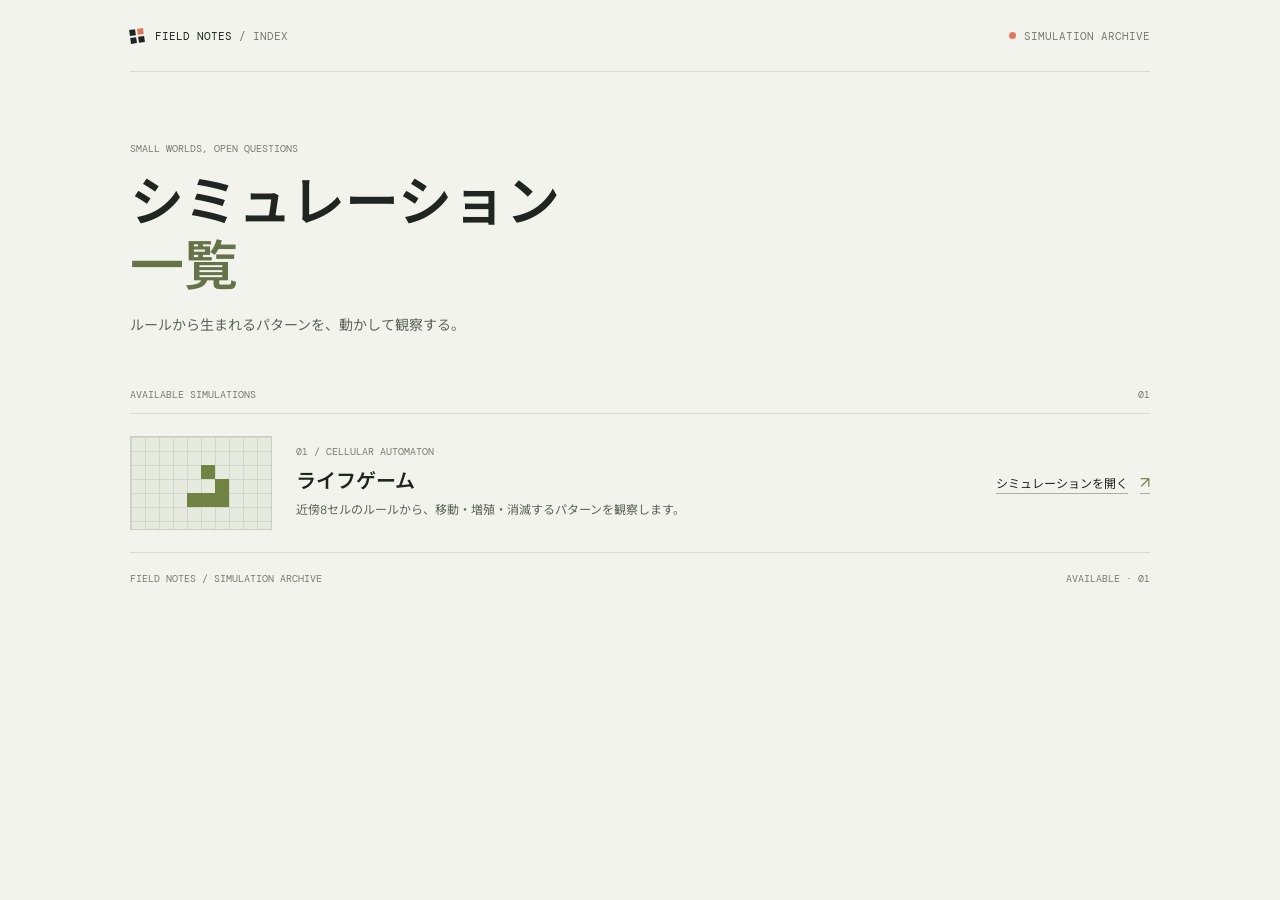
<file: simulator/index.html>
<!doctype html>
<html lang="ja">
  <head>
    <meta charset="UTF-8" />
    <meta name="viewport" content="width=device-width, initial-scale=1.0" />
    <meta name="theme-color" content="#f3f3ed" />
    <title>Field Notes / Simulations</title>
    <link rel="stylesheet" href="lifegame-simple/style.css" />
    <link rel="stylesheet" href="catalog.css" />
  </head>
  <body>
    <main class="app-shell catalog-shell">
      <header class="topbar">
        <a class="wordmark" href="./index.html" aria-label="シミュレーター一覧">
          <span class="wordmark-mark" aria-hidden="true"><i></i><i></i><i></i><i></i></span>
          <span>FIELD NOTES <b> / INDEX</b></span>
        </a>
        <span class="topbar-note"><span class="status-dot"></span> SIMULATION ARCHIVE</span>
      </header>

      <section class="catalog-intro" aria-labelledby="page-title">
        <p class="eyebrow">SMALL WORLDS, OPEN QUESTIONS</p>
        <h1 id="page-title">シミュレーション<br /><span>一覧</span></h1>
        <p class="intro-copy">ルールから生まれるパターンを、動かして観察する。</p>
      </section>

      <section class="catalog-section" aria-labelledby="available-title">
        <div class="catalog-heading">
          <h2 id="available-title">AVAILABLE SIMULATIONS</h2>
          <span>01</span>
        </div>
        <article class="simulation-item">
          <div class="pattern-preview" aria-hidden="true">
            <i class="preview-cell cell-one"></i>
            <i class="preview-cell cell-two"></i>
            <i class="preview-cell cell-three"></i>
            <i class="preview-cell cell-four"></i>
            <i class="preview-cell cell-five"></i>
          </div>
          <div class="simulation-copy">
            <p class="simulation-number">01 / CELLULAR AUTOMATON</p>
            <h3>ライフゲーム</h3>
            <p>近傍8セルのルールから、移動・増殖・消滅するパターンを観察します。</p>
          </div>
          <a class="launch-link" href="./lifegame-simple/">シミュレーションを開く <span aria-hidden="true">↗</span></a>
        </article>
      </section>

      <footer class="catalog-footer">
        <span>FIELD NOTES / SIMULATION ARCHIVE</span>
        <span>AVAILABLE · 01</span>
      </footer>
    </main>
  </body>
</html>
</file>
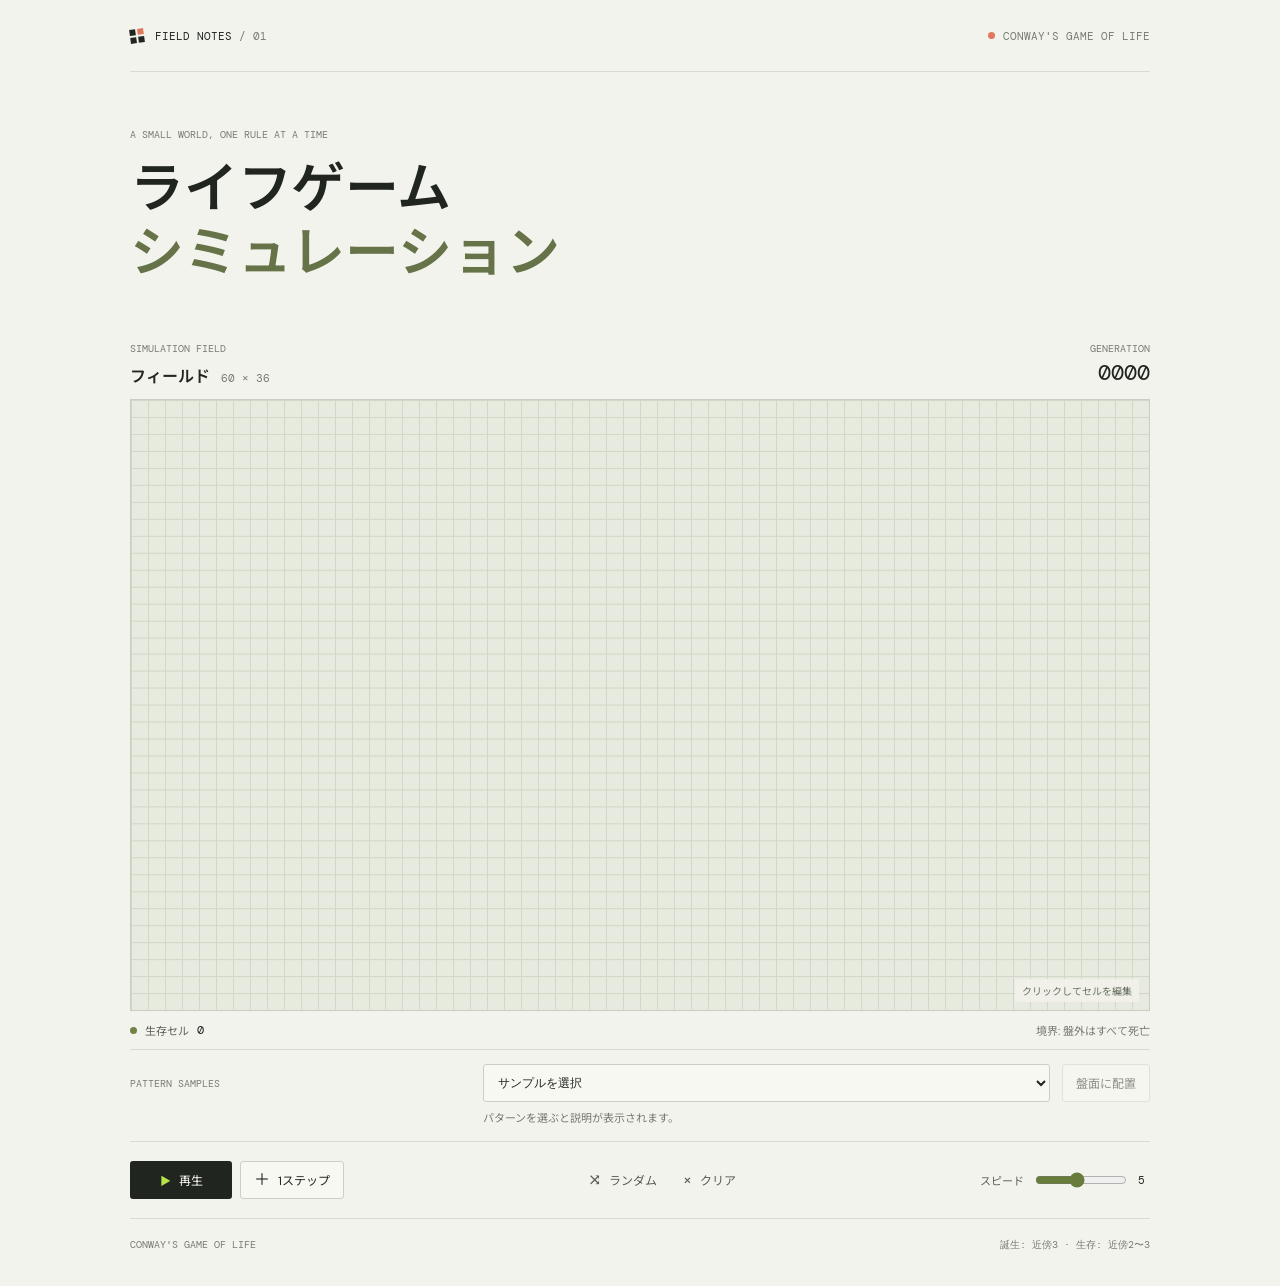
<file: simulator/lifegame-simple/index.html>
<!doctype html>
<html lang="ja">
  <head>
    <meta charset="UTF-8" />
    <meta name="viewport" content="width=device-width, initial-scale=1.0" />
    <meta name="theme-color" content="#f3f3ed" />
    <title>Life / Simple Simulator</title>
    <link rel="stylesheet" href="style.css" />
    <script src="script.js" defer></script>
  </head>
  <body>
    <main class="app-shell">
      <header class="topbar">
        <a class="wordmark" href="../index.html" aria-label="シミュレーター一覧に戻る">
          <span class="wordmark-mark" aria-hidden="true"><i></i><i></i><i></i><i></i></span>
          <span>FIELD NOTES <b> / 01</b></span>
        </a>
        <span class="topbar-note"><span class="status-dot"></span> CONWAY'S GAME OF LIFE</span>
      </header>

      <section class="intro" aria-labelledby="page-title">
        <p class="eyebrow">A SMALL WORLD, ONE RULE AT A TIME</p>
        <h1 id="page-title">ライフゲーム<br /><span>シミュレーション</span></h1>
        <!-- <p class="intro-copy">生きるか、消えるか。近傍の8マスだけで決まる、小さな世界のルール。</p> -->
      </section>

      <section class="workspace" aria-label="ライフゲーム">
        <div class="board-heading">
          <div>
            <span class="section-label">SIMULATION FIELD</span>
            <h2>フィールド <span>60 × 36</span></h2>
          </div>
          <div class="generation" aria-live="polite">
            <span class="section-label">GENERATION</span>
            <strong id="generation">0000</strong>
          </div>
        </div>

        <div class="canvas-frame">
          <canvas id="field" aria-label="セルをクリックして生死を切り替えるゲーム盤"></canvas>
          <div class="canvas-corner" aria-hidden="true">クリックしてセルを編集</div>
        </div>

        <div class="board-footer">
          <div class="population"><span class="population-dot"></span><span>生存セル</span><strong id="population">0</strong></div>
          <span class="boundary-note">境界: 盤外はすべて死亡</span>
        </div>

        <div class="preset-controls" aria-label="パターンサンプル">
          <label class="section-label" for="preset-select">PATTERN SAMPLES</label>
          <select id="preset-select">
            <option value="" selected>サンプルを選択</option>
            <option value="glider">グライダー · 移動パターン</option>
            <option value="r-pentomino">Rペントミノ · 複雑な成長</option>
            <option value="gosper-gun">Gosper銃 · グライダーを生成</option>
            <option value="sierpinski">Sierpinski型 · フラクタル初期配置</option>
          </select>
          <button id="load-preset-button" class="button button-secondary" type="button" disabled>盤面に配置</button>
          <p id="preset-description" aria-live="polite">パターンを選ぶと説明が表示されます。</p>
        </div>

        <div class="controls" aria-label="シミュレーション操作">
          <div class="transport">
            <button id="toggle-button" class="button button-primary" type="button" aria-label="再生">
              <span id="toggle-icon" aria-hidden="true">▶</span><span id="toggle-label">再生</span>
            </button>
            <button id="step-button" class="button button-secondary" type="button" aria-label="1世代進める">
              <span aria-hidden="true">＋</span> 1ステップ
            </button>
          </div>
          <div class="edit-controls">
            <button id="random-button" class="button button-quiet" type="button"><span aria-hidden="true">⤨</span> ランダム</button>
            <button id="clear-button" class="button button-quiet" type="button"><span aria-hidden="true">×</span> クリア</button>
          </div>
          <label class="speed-control" for="speed">
            <span>スピード</span>
            <input id="speed" type="range" min="1" max="10" value="5" />
            <strong id="speed-value">5</strong>
          </label>
        </div>
      </section>

      <footer class="page-footer">
        <span>CONWAY'S GAME OF LIFE</span>
        <span>誕生: 近傍3 · 生存: 近傍2〜3</span>
      </footer>
    </main>
  </body>
</html>
</file>
<file: simulator/lifegame-simple/style.css>
@import url('https://fonts.googleapis.com/css2?family=DM+Mono:wght@400;500&family=DM+Sans:wght@400;500;600;700&family=Noto+Sans+JP:wght@400;500;600;700&display=swap');

:root {
  color-scheme: light;
  font-family: 'DM Sans', 'Noto Sans JP', sans-serif;
  color: #20251f;
  background: #f3f3ed;
  font-synthesis: none;
  text-rendering: optimizeLegibility;
  --ink: #20251f;
  --muted: #777c71;
  --line: #d8dbd1;
  --green: #b9e34b;
  --coral: #e1785b;
  --mono: 'DM Mono', monospace;
}

* { box-sizing: border-box; }

body {
  min-width: 320px;
  min-height: 100vh;
  margin: 0;
  background-image: radial-gradient(#cbd0c4 0.65px, transparent 0.65px);
  background-size: 18px 18px;
}

button, input { font: inherit; }
button { color: inherit; }

.app-shell {
  width: min(100% - 64px, 1020px);
  margin: 0 auto;
}

.topbar {
  height: 72px;
  display: flex;
  align-items: center;
  justify-content: space-between;
  border-bottom: 1px solid var(--line);
  font: 11px var(--mono);
  letter-spacing: 0;
}

.wordmark { display: inline-flex; align-items: center; gap: 11px; color: var(--ink); text-decoration: none; }
.wordmark b { color: var(--muted); font-weight: 400; }
.wordmark-mark { display: grid; grid-template-columns: repeat(2, 6px); gap: 2px; transform: rotate(-8deg); }
.wordmark-mark i { width: 6px; height: 6px; background: var(--ink); }
.wordmark-mark i:nth-child(2) { background: var(--coral); }
.topbar-note { display: flex; align-items: center; gap: 8px; color: var(--muted); }
.status-dot, .population-dot { width: 7px; height: 7px; border-radius: 50%; background: var(--coral); }

.intro { padding: 56px 0 37px; animation: arrive 500ms ease-out both; }
.eyebrow, .section-label { margin: 0; color: var(--muted); font: 10px var(--mono); letter-spacing: 0; }
h1 { margin: 16px 0 13px; font-size: clamp(38px, 5vw, 54px); line-height: 1.19; font-weight: 600; letter-spacing: 0; }
h1 span { color: #667247; }
.intro-copy { margin: 0; color: #5e6459; font-size: 14px; }

.workspace { animation: arrive 600ms 80ms ease-out both; }
.board-heading { display: flex; justify-content: space-between; align-items: end; margin-bottom: 12px; }
.board-heading h2 { margin: 6px 0 0; font-size: 16px; font-weight: 600; }
.board-heading h2 span { margin-left: 7px; color: var(--muted); font: 11px var(--mono); }
.generation { display: grid; gap: 3px; justify-items: end; }
.generation strong { font: 22px var(--mono); }

.canvas-frame { position: relative; overflow: hidden; border: 1px solid #c9cec1; background: #e7eade; }
#field { display: block; width: 100%; aspect-ratio: 5 / 3; cursor: crosshair; touch-action: none; }
.canvas-corner { position: absolute; right: 10px; bottom: 8px; padding: 4px 7px; background: #f3f3eddd; color: #68705e; font-size: 10px; pointer-events: none; }
.board-footer { min-height: 39px; display: flex; align-items: center; justify-content: space-between; border-bottom: 1px solid var(--line); font-size: 11px; }
.population { display: flex; align-items: center; gap: 8px; color: #5d6259; }
.population-dot { background: #718342; }
.population strong { color: var(--ink); font: 12px var(--mono); }
.boundary-note { color: var(--muted); }

.preset-controls {
  display: grid;
  grid-template-columns: minmax(130px, 0.6fr) minmax(200px, 1fr) auto;
  align-items: center;
  gap: 8px 12px;
  padding: 14px 0;
  border-bottom: 1px solid var(--line);
}
.preset-controls select { width: 100%; min-height: 38px; padding: 0 10px; border: 1px solid #cbd0c4; border-radius: 3px; background: #f8f8f2; color: var(--ink); font-size: 12px; }
.preset-controls select:focus-visible { outline: 2px solid #657b37; outline-offset: 3px; }
.preset-controls button:disabled { cursor: not-allowed; opacity: 0.48; }
.preset-controls p { grid-column: 2 / -1; margin: 0; color: var(--muted); font-size: 11px; line-height: 1.5; }

.controls { min-height: 77px; display: flex; align-items: center; justify-content: space-between; gap: 18px; border-bottom: 1px solid var(--line); }
.transport, .edit-controls { display: flex; align-items: center; gap: 8px; }
.button { min-height: 38px; display: inline-flex; align-items: center; justify-content: center; gap: 8px; padding: 0 13px; border: 1px solid transparent; border-radius: 3px; cursor: pointer; font-size: 12px; transition: transform 140ms ease, background 140ms ease, border-color 140ms ease; }
.button:hover { transform: translateY(-1px); }
.button:focus-visible, input:focus-visible { outline: 2px solid #657b37; outline-offset: 3px; }
.button-primary { min-width: 102px; background: var(--ink); color: #f8f8f1; }
.button-primary:hover { background: #384035; }
.button-primary span:first-child { color: var(--green); font-size: 11px; }
.button-secondary { border-color: #cbd0c4; background: #f8f8f2; }
.button-secondary span { font-size: 16px; line-height: 1; }
.button-quiet { min-height: 34px; padding: 0 8px; background: transparent; color: #575d53; }
.button-quiet:hover { background: #e7e9df; }
.button-quiet span { font-size: 16px; }
.speed-control { display: flex; align-items: center; gap: 9px; color: #5d6259; font-size: 11px; white-space: nowrap; }
.speed-control input { width: 92px; accent-color: #687d3b; cursor: pointer; }
.speed-control strong { min-width: 12px; color: var(--ink); font: 11px var(--mono); }

.page-footer { display: flex; justify-content: space-between; padding: 19px 0 34px; color: var(--muted); font: 10px var(--mono); }

@keyframes arrive { from { opacity: 0; transform: translateY(8px); } to { opacity: 1; transform: translateY(0); } }

@media (max-width: 680px) {
  .app-shell { width: min(100% - 32px, 1020px); }
  .topbar { height: 60px; }
  .topbar-note { font-size: 9px; }
  .intro { padding: 39px 0 28px; }
  h1 { font-size: 40px; }
  .intro-copy { max-width: 300px; line-height: 1.7; }
  .preset-controls { grid-template-columns: minmax(0, 1fr) auto; gap: 8px; }
  .preset-controls label { grid-column: 1 / -1; }
  .preset-controls select { min-width: 0; }
  .preset-controls p { grid-column: 1 / -1; }
  .controls { align-items: flex-start; flex-wrap: wrap; gap: 10px; padding: 14px 0; }
  .transport { flex: 1 0 100%; }
  .edit-controls { margin-right: auto; }
  .speed-control { margin-left: auto; }
  .speed-control input { width: 76px; }
  .page-footer { gap: 12px; font-size: 9px; }
}

@media (prefers-reduced-motion: reduce) {
  *, *::before, *::after { animation-duration: 0.01ms !important; transition-duration: 0.01ms !important; }
}
</file>
<file: simulator/catalog.css>
.catalog-shell { max-width: 1020px; }
.catalog-intro { padding: 70px 0 54px; animation: arrive 500ms ease-out both; }
.catalog-intro h1 { margin-bottom: 14px; }
.catalog-section { animation: arrive 600ms 80ms ease-out both; }
.catalog-heading { display: flex; align-items: center; justify-content: space-between; padding: 0 0 12px; border-bottom: 1px solid var(--line); }
.catalog-heading h2, .catalog-heading span { margin: 0; color: var(--muted); font: 10px var(--mono); }
.simulation-item { display: grid; grid-template-columns: 142px minmax(0, 1fr) auto; align-items: center; gap: 24px; padding: 22px 0; border-bottom: 1px solid var(--line); }
.pattern-preview { position: relative; width: 142px; aspect-ratio: 3 / 2; overflow: hidden; border: 1px solid #c9cec1; background-color: #e7eade; background-image: linear-gradient(to right, #d2d7c9 1px, transparent 1px), linear-gradient(to bottom, #d2d7c9 1px, transparent 1px); background-size: 14px 14px; }
.preview-cell { position: absolute; width: 14px; height: 14px; background: #718342; }
.cell-one { left: 70px; top: 28px; }
.cell-two { left: 84px; top: 42px; }
.cell-three { left: 56px; top: 56px; }
.cell-four { left: 70px; top: 56px; }
.cell-five { left: 84px; top: 56px; }
.simulation-number { margin: 0 0 7px; color: var(--muted); font: 10px var(--mono); }
.simulation-copy h3 { margin: 0 0 6px; font-size: 20px; font-weight: 600; }
.simulation-copy > p:last-child { max-width: 440px; margin: 0; color: #5e6459; font-size: 12px; line-height: 1.7; }
.launch-link { display: inline-flex; align-items: center; gap: 12px; padding: 10px 0 10px 10px; color: var(--ink); font-size: 12px; text-decoration-color: #aab19e; text-underline-offset: 5px; white-space: nowrap; }
.launch-link span { color: #718342; font-size: 16px; }
.launch-link:focus-visible { outline: 2px solid #657b37; outline-offset: 4px; }
.catalog-footer { display: flex; justify-content: space-between; gap: 16px; padding: 19px 0 34px; color: var(--muted); font: 10px var(--mono); }

@media (max-width: 680px) {
  .catalog-intro { padding: 48px 0 39px; }
  .simulation-item { grid-template-columns: 88px minmax(0, 1fr); gap: 12px; }
  .pattern-preview { width: 88px; }
  .pattern-preview { background-size: 11px 11px; }
  .preview-cell { width: 11px; height: 11px; }
  .cell-one { left: 44px; top: 22px; }
  .cell-two { left: 55px; top: 33px; }
  .cell-three { left: 33px; top: 44px; }
  .cell-four { left: 44px; top: 44px; }
  .cell-five { left: 55px; top: 44px; }
  .simulation-copy h3 { font-size: 17px; }
  .simulation-copy > p:last-child { font-size: 11px; }
  .launch-link { grid-column: 2; justify-self: start; padding: 0; }
  .catalog-footer { font-size: 9px; }
}
</file>
